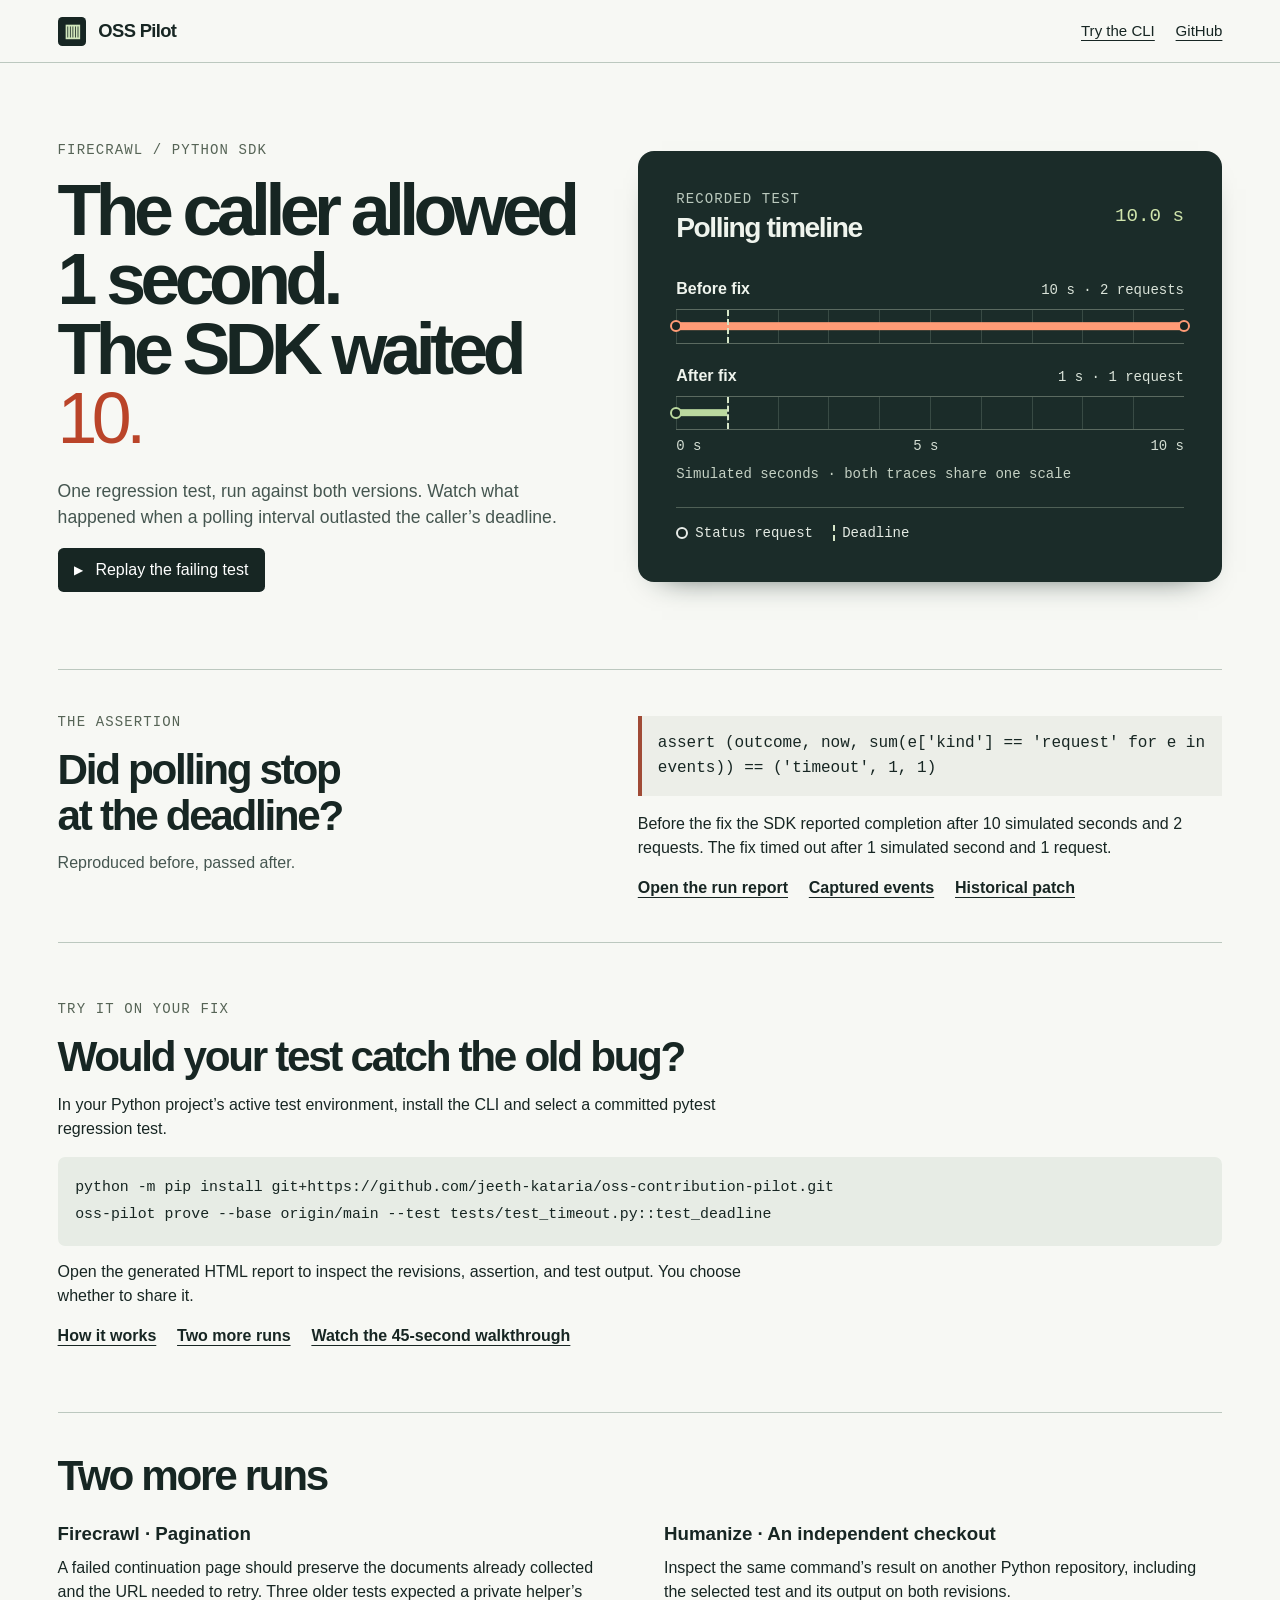
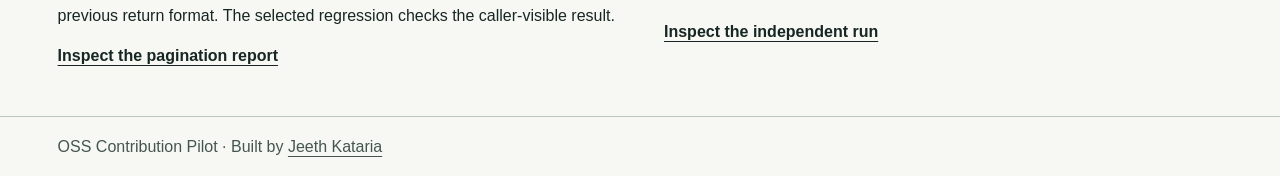
<file: docs/index.html>
<!doctype html>
<html lang="en">
<head>
<meta charset="utf-8"><meta name="viewport" content="width=device-width,initial-scale=1">
<title>OSS Pilot · The one-second deadline</title>
<meta name="description" content="Replay a real Firecrawl SDK bug and see the same regression test run on both sides of its fix.">
<meta name="theme-color" content="#f7f8f4"><link rel="icon" href="data:,"><link rel="stylesheet" href="style.css">
</head>
<body>
<header><div class="wrap navbar"><a class="brand" href="./"><span class="mark" aria-hidden="true">▥</span> OSS Pilot</a><nav><a href="#try">Try the CLI</a><a href="https://github.com/jeeth-kataria/oss-contribution-pilot">GitHub</a></nav></div></header>
<main class="wrap">
<section class="hero">
<div class="intro"><p class="eyebrow">Firecrawl / Python SDK</p><h1>The caller allowed <span id="deadline-title">1 second.</span><br>The SDK waited <em id="wait-title">10.</em></h1>
<p class="lead">One regression test, run against both versions. Watch what happened when a polling interval outlasted the caller’s deadline.</p>
<button class="primary" id="replay" disabled><span aria-hidden="true">▶</span> Replay the failing test</button></div>
<figure class="plot" aria-labelledby="plot-title"><figcaption><div><p class="micro">Recorded test</p><h2 id="plot-title">Polling timeline</h2></div><output id="clock" aria-label="Current simulated time">—</output></figcaption>
<div id="tracks" aria-label="Test run comparison"></div>
<div class="axis"><span>0 s</span><span id="axis-mid"></span><span id="axis-end"></span></div>
<p class="plotnote">Simulated seconds · both traces share one scale</p>
<div class="keys"><span><i class="point"></i>Status request</span><span><i class="rule"></i>Deadline</span></div>
</figure></section>
<section class="evidence" id="evidence"><div><p class="eyebrow">The assertion</p><h2>Did polling stop<br>at the deadline?</h2><p id="verdict" role="status">Loading the recorded test…</p></div>
<div class="evidence-body"><code id="assertion" class="assertion"></code><p id="explanation"></p><div class="links"><a id="report-link" href="deadline.html">Open the run report</a><a href="events.json">Captured events</a><a href="https://github.com/firecrawl/firecrawl/pull/5944/files">Historical patch</a></div></div></section>
<section id="try"><p class="eyebrow">Try it on your fix</p><h2>Would your test catch the old bug?</h2><p>In your Python project’s active test environment, install the CLI and select a committed pytest regression test.</p>
<pre><code>python -m pip install git+https://github.com/jeeth-kataria/oss-contribution-pilot.git
oss-pilot prove --base origin/main --test tests/test_timeout.py::test_deadline</code></pre>
<p>Open the generated HTML report to inspect the revisions, assertion, and test output. You choose whether to share it.</p>
<div class="links"><a href="https://github.com/jeeth-kataria/oss-contribution-pilot#readme">How it works</a><a href="#more">Two more runs</a><a href="walkthrough.mp4">Watch the 45-second walkthrough</a></div>
</section>
<section id="more"><h2>Two more runs</h2>
<div class="cases"><article><h3>Firecrawl · Pagination</h3><p>A failed continuation page should preserve the documents already collected and the URL needed to retry. Three older tests expected a private helper’s previous return format. The selected regression checks the caller-visible result.</p><a href="pagination.html">Inspect the pagination report</a></article>
<article><h3>Humanize · An independent checkout</h3><p>Inspect the same command’s result on another Python repository, including the selected test and its output on both revisions.</p><a href="independent.html">Inspect the independent run</a></article></div></section></main><footer><div class="wrap">OSS Contribution Pilot · Built by <a href="https://github.com/jeeth-kataria">Jeeth Kataria</a></div></footer>
<script defer src="replay.js"></script>
</body></html>
</file>
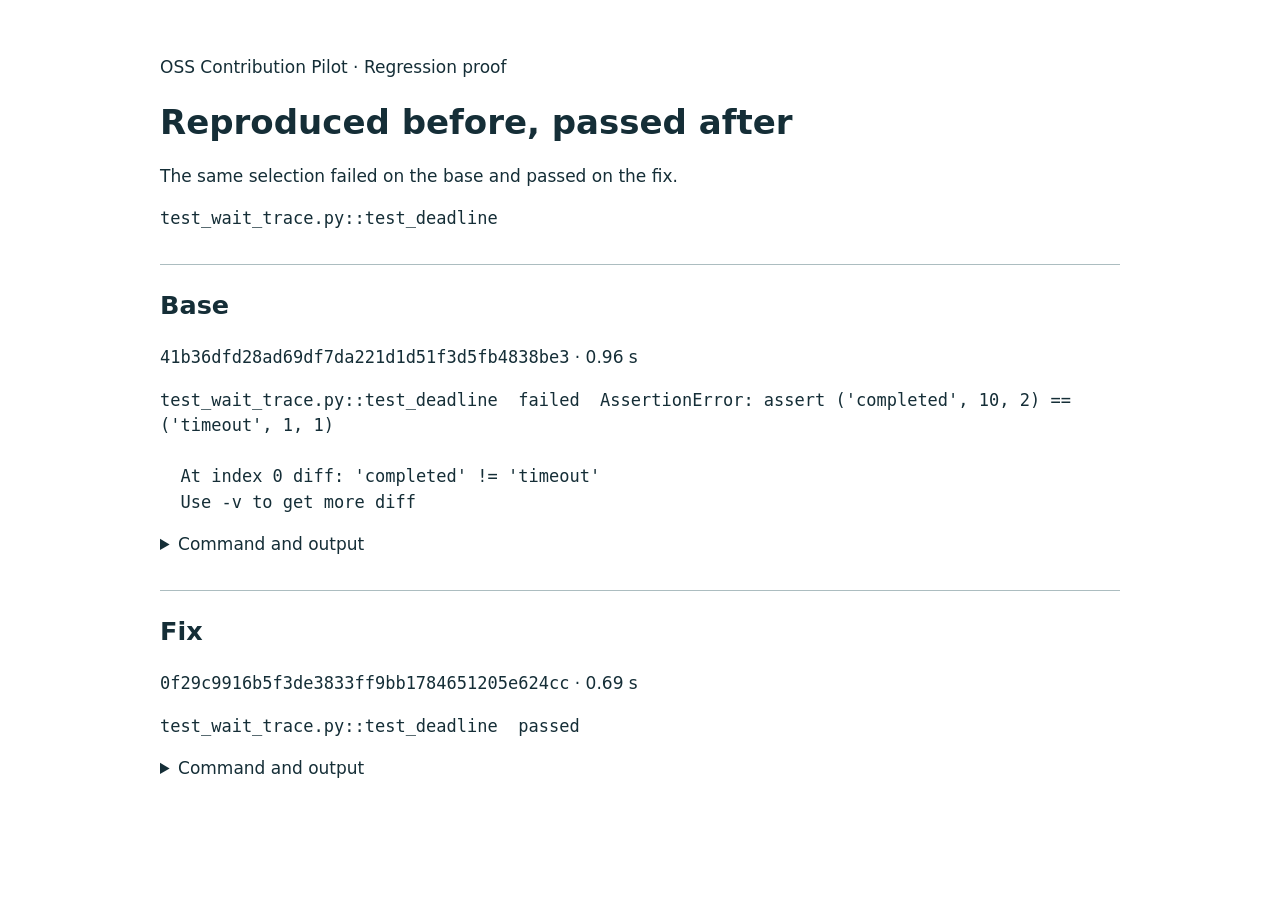
<file: docs/deadline.html>
<!doctype html><html lang="en"><meta charset="utf-8"><meta name="viewport" content="width=device-width,initial-scale=1"><title>Reproduced before, passed after</title><style>body{max-width:60rem;margin:auto;padding:3vw;font:17px/1.5 system-ui;color:#152e37}h1{line-height:1.1}section{border-top:1px solid #acbdc0;margin:2rem 0}pre,code{white-space:pre-wrap;overflow-wrap:anywhere}summary{cursor:pointer}</style><main><p>OSS Contribution Pilot · Regression proof</p><h1>Reproduced before, passed after</h1><p>The same selection failed on the base and passed on the fix.</p><code>test_wait_trace.py::test_deadline</code><section><h2>Base</h2><code>41b36dfd28ad69df7da221d1d51f3d5fb4838be3</code> · 0.96 s<pre>test_wait_trace.py::test_deadline  failed  AssertionError: assert (&#x27;completed&#x27;, 10, 2) == (&#x27;timeout&#x27;, 1, 1)
  
  At index 0 diff: &#x27;completed&#x27; != &#x27;timeout&#x27;
  Use -v to get more diff</pre><details><summary>Command and output</summary><pre>python -m pytest -raP -q -- test_wait_trace.py::test_deadline
&lt;local&gt;/lib/python3.12/site-packages/pytest_asyncio/plugin.py:306: PytestDeprecationWarning: The configuration option &quot;asyncio_default_fixture_loop_scope&quot; is unset.
The event loop scope for asynchronous fixtures will default to the fixture scope. Future versions of pytest-asyncio will default the loop scope for asynchronous fixtures to &quot;function&quot; scope. Set the default fixture loop scope explicitly in order to avoid unexpected behavior in the future. Valid fixture loop scopes are: &quot;function&quot;, &quot;class&quot;, &quot;module&quot;, &quot;package&quot;, &quot;session&quot;. Set it to &quot;fixture-scope&quot; to keep the current behavior.

  warnings.warn(PytestDeprecationWarning(_DEFAULT_FIXTURE_LOOP_SCOPE_UNSET))
F                                                                        [100%]
=================================== FAILURES ===================================
________________________________ test_deadline _________________________________

monkeypatch = &lt;_pytest.monkeypatch.MonkeyPatch object at 0x103f88b00&gt;

    def test_deadline(monkeypatch):
        events = []
        now = 0
    
        def sleep(duration):
            nonlocal now
            events.append(dict(kind=&quot;sleep&quot;, at=now, duration=duration))
            now += duration
    
        def get(*args, **kwargs):
            status = &quot;completed&quot; if events else &quot;scraping&quot;
            events.append(dict(kind=&quot;request&quot;, at=now))
            response = Mock(ok=True, status_code=200)
            response.json.return_value = dict(success=True, status=status, data=[], total=1,
                                              completed=int(status == &quot;completed&quot;), creditsUsed=0)
            return response
    
        client = Firecrawl(api_key=&quot;fc-test&quot;)
        monkeypatch.setattr(crawl, &quot;time&quot;, Mock(monotonic=lambda: now, sleep=sleep))
        monkeypatch.setattr(client._v2_client.http_client, &quot;get&quot;, get)
        try:
            client.wait_crawl(&quot;test-job&quot;, timeout=1, poll_interval=10, request_timeout=3)
            outcome = &quot;completed&quot;
        except CrawlJobTimeoutError:
            outcome = &quot;timeout&quot;
        events.append(dict(kind=outcome, at=now))
        print(&quot;POLL_TRACE&quot;, json.dumps(events))
&gt;       assert (outcome, now, sum(e[&quot;kind&quot;] == &quot;request&quot; for e in events)) == (&quot;timeout&quot;, 1, 1)
E       AssertionError: assert (&#x27;completed&#x27;, 10, 2) == (&#x27;timeout&#x27;, 1, 1)
E         
E         At index 0 diff: &#x27;completed&#x27; != &#x27;timeout&#x27;
E         Use -v to get more diff

test_wait_trace.py:37: AssertionError
----------------------------- Captured stdout call -----------------------------
POLL_TRACE [{&quot;kind&quot;: &quot;request&quot;, &quot;at&quot;: 0}, {&quot;kind&quot;: &quot;sleep&quot;, &quot;at&quot;: 0, &quot;duration&quot;: 10}, {&quot;kind&quot;: &quot;request&quot;, &quot;at&quot;: 10}, {&quot;kind&quot;: &quot;completed&quot;, &quot;at&quot;: 10}]
=========================== short test summary info ============================
FAILED test_wait_trace.py::test_deadline - AssertionError: assert (&#x27;completed...
1 failed in 0.56s
</pre></details></section><section><h2>Fix</h2><code>0f29c9916b5f3de3833ff9bb1784651205e624cc</code> · 0.69 s<pre>test_wait_trace.py::test_deadline  passed  </pre><details><summary>Command and output</summary><pre>python -m pytest -raP -q -- test_wait_trace.py::test_deadline
&lt;local&gt;/lib/python3.12/site-packages/pytest_asyncio/plugin.py:306: PytestDeprecationWarning: The configuration option &quot;asyncio_default_fixture_loop_scope&quot; is unset.
The event loop scope for asynchronous fixtures will default to the fixture scope. Future versions of pytest-asyncio will default the loop scope for asynchronous fixtures to &quot;function&quot; scope. Set the default fixture loop scope explicitly in order to avoid unexpected behavior in the future. Valid fixture loop scopes are: &quot;function&quot;, &quot;class&quot;, &quot;module&quot;, &quot;package&quot;, &quot;session&quot;. Set it to &quot;fixture-scope&quot; to keep the current behavior.

  warnings.warn(PytestDeprecationWarning(_DEFAULT_FIXTURE_LOOP_SCOPE_UNSET))
.                                                                        [100%]
==================================== PASSES ====================================
________________________________ test_deadline _________________________________
----------------------------- Captured stdout call -----------------------------
POLL_TRACE [{&quot;kind&quot;: &quot;request&quot;, &quot;at&quot;: 0}, {&quot;kind&quot;: &quot;sleep&quot;, &quot;at&quot;: 0, &quot;duration&quot;: 1}, {&quot;kind&quot;: &quot;timeout&quot;, &quot;at&quot;: 1}]
1 passed in 0.41s
</pre></details></section></main></html>
</file>
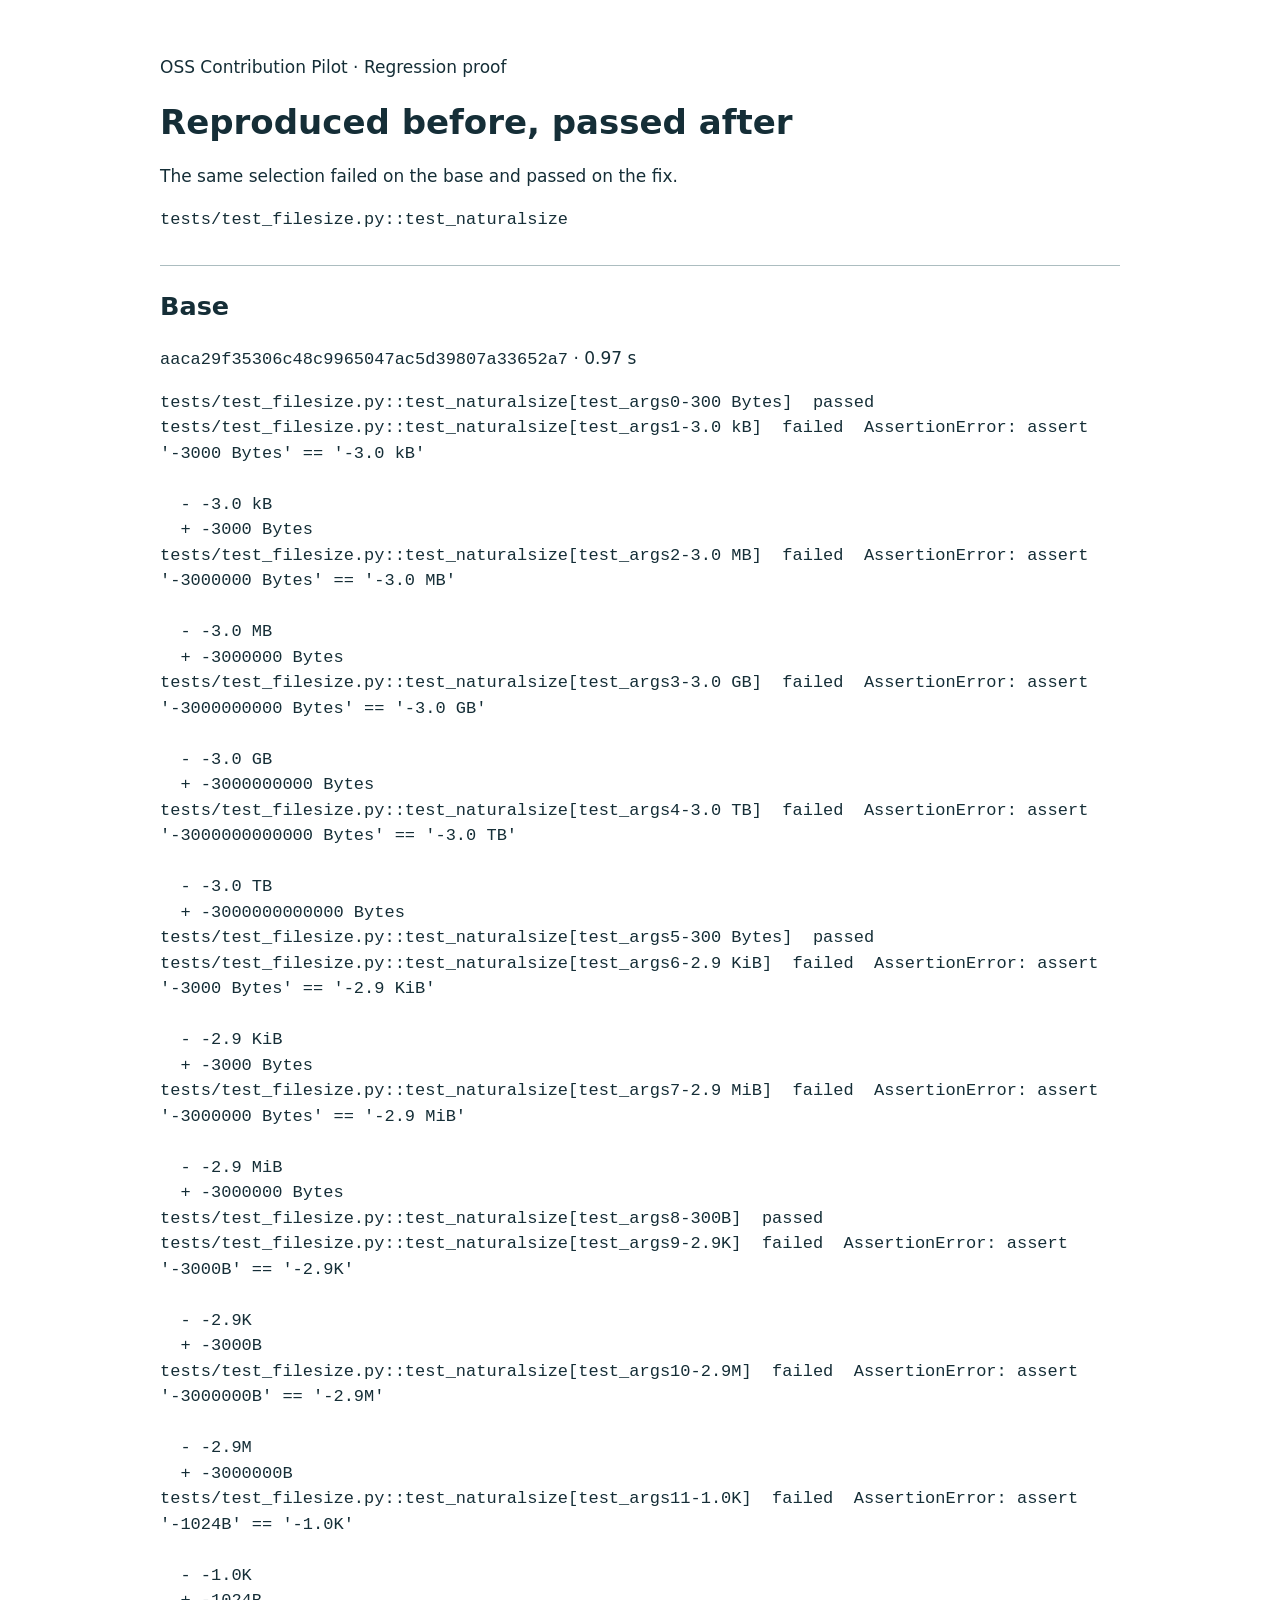
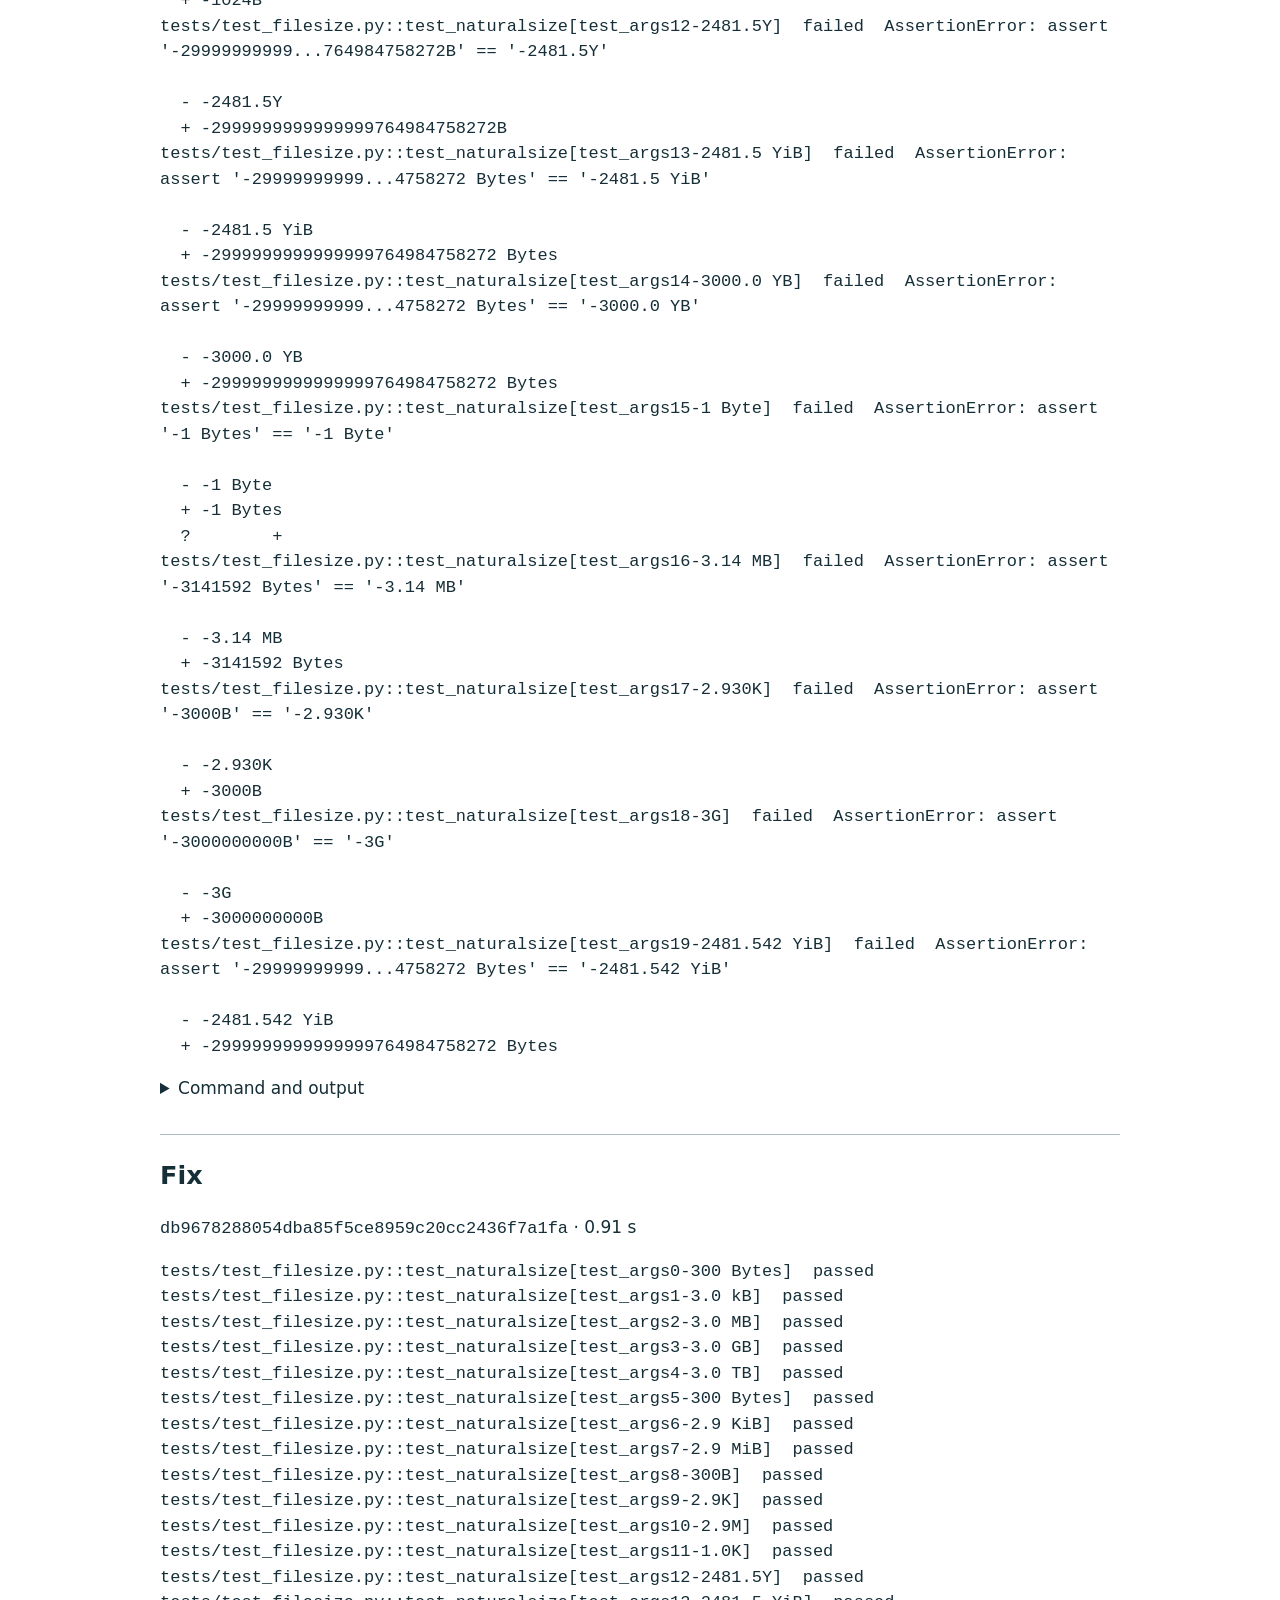
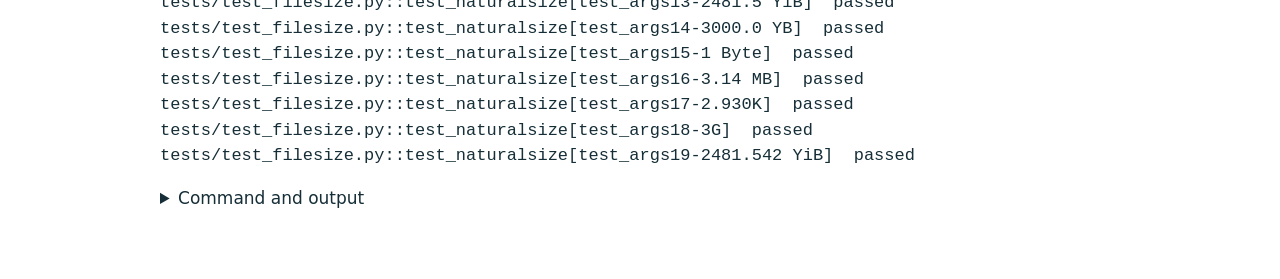
<file: docs/independent.html>
<!doctype html><html lang="en"><meta charset="utf-8"><meta name="viewport" content="width=device-width,initial-scale=1"><title>Reproduced before, passed after</title><style>body{max-width:60rem;margin:auto;padding:3vw;font:17px/1.5 system-ui;color:#152e37}h1{line-height:1.1}section{border-top:1px solid #acbdc0;margin:2rem 0}pre,code{white-space:pre-wrap;overflow-wrap:anywhere}summary{cursor:pointer}</style><main><p>OSS Contribution Pilot · Regression proof</p><h1>Reproduced before, passed after</h1><p>The same selection failed on the base and passed on the fix.</p><code>tests/test_filesize.py::test_naturalsize</code><section><h2>Base</h2><code>aaca29f35306c48c9965047ac5d39807a33652a7</code> · 0.97 s<pre>tests/test_filesize.py::test_naturalsize[test_args0-300 Bytes]  passed  
tests/test_filesize.py::test_naturalsize[test_args1-3.0 kB]  failed  AssertionError: assert &#x27;-3000 Bytes&#x27; == &#x27;-3.0 kB&#x27;
  
  - -3.0 kB
  + -3000 Bytes
tests/test_filesize.py::test_naturalsize[test_args2-3.0 MB]  failed  AssertionError: assert &#x27;-3000000 Bytes&#x27; == &#x27;-3.0 MB&#x27;
  
  - -3.0 MB
  + -3000000 Bytes
tests/test_filesize.py::test_naturalsize[test_args3-3.0 GB]  failed  AssertionError: assert &#x27;-3000000000 Bytes&#x27; == &#x27;-3.0 GB&#x27;
  
  - -3.0 GB
  + -3000000000 Bytes
tests/test_filesize.py::test_naturalsize[test_args4-3.0 TB]  failed  AssertionError: assert &#x27;-3000000000000 Bytes&#x27; == &#x27;-3.0 TB&#x27;
  
  - -3.0 TB
  + -3000000000000 Bytes
tests/test_filesize.py::test_naturalsize[test_args5-300 Bytes]  passed  
tests/test_filesize.py::test_naturalsize[test_args6-2.9 KiB]  failed  AssertionError: assert &#x27;-3000 Bytes&#x27; == &#x27;-2.9 KiB&#x27;
  
  - -2.9 KiB
  + -3000 Bytes
tests/test_filesize.py::test_naturalsize[test_args7-2.9 MiB]  failed  AssertionError: assert &#x27;-3000000 Bytes&#x27; == &#x27;-2.9 MiB&#x27;
  
  - -2.9 MiB
  + -3000000 Bytes
tests/test_filesize.py::test_naturalsize[test_args8-300B]  passed  
tests/test_filesize.py::test_naturalsize[test_args9-2.9K]  failed  AssertionError: assert &#x27;-3000B&#x27; == &#x27;-2.9K&#x27;
  
  - -2.9K
  + -3000B
tests/test_filesize.py::test_naturalsize[test_args10-2.9M]  failed  AssertionError: assert &#x27;-3000000B&#x27; == &#x27;-2.9M&#x27;
  
  - -2.9M
  + -3000000B
tests/test_filesize.py::test_naturalsize[test_args11-1.0K]  failed  AssertionError: assert &#x27;-1024B&#x27; == &#x27;-1.0K&#x27;
  
  - -1.0K
  + -1024B
tests/test_filesize.py::test_naturalsize[test_args12-2481.5Y]  failed  AssertionError: assert &#x27;-29999999999...764984758272B&#x27; == &#x27;-2481.5Y&#x27;
  
  - -2481.5Y
  + -2999999999999999764984758272B
tests/test_filesize.py::test_naturalsize[test_args13-2481.5 YiB]  failed  AssertionError: assert &#x27;-29999999999...4758272 Bytes&#x27; == &#x27;-2481.5 YiB&#x27;
  
  - -2481.5 YiB
  + -2999999999999999764984758272 Bytes
tests/test_filesize.py::test_naturalsize[test_args14-3000.0 YB]  failed  AssertionError: assert &#x27;-29999999999...4758272 Bytes&#x27; == &#x27;-3000.0 YB&#x27;
  
  - -3000.0 YB
  + -2999999999999999764984758272 Bytes
tests/test_filesize.py::test_naturalsize[test_args15-1 Byte]  failed  AssertionError: assert &#x27;-1 Bytes&#x27; == &#x27;-1 Byte&#x27;
  
  - -1 Byte
  + -1 Bytes
  ?        +
tests/test_filesize.py::test_naturalsize[test_args16-3.14 MB]  failed  AssertionError: assert &#x27;-3141592 Bytes&#x27; == &#x27;-3.14 MB&#x27;
  
  - -3.14 MB
  + -3141592 Bytes
tests/test_filesize.py::test_naturalsize[test_args17-2.930K]  failed  AssertionError: assert &#x27;-3000B&#x27; == &#x27;-2.930K&#x27;
  
  - -2.930K
  + -3000B
tests/test_filesize.py::test_naturalsize[test_args18-3G]  failed  AssertionError: assert &#x27;-3000000000B&#x27; == &#x27;-3G&#x27;
  
  - -3G
  + -3000000000B
tests/test_filesize.py::test_naturalsize[test_args19-2481.542 YiB]  failed  AssertionError: assert &#x27;-29999999999...4758272 Bytes&#x27; == &#x27;-2481.542 YiB&#x27;
  
  - -2481.542 YiB
  + -2999999999999999764984758272 Bytes</pre><details><summary>Command and output</summary><pre>python -m pytest -raP -q -- tests/test_filesize.py::test_naturalsize
.FFFF.FF.FFFFFFFFFFF                                                     [100%]
=================================== FAILURES ===================================
_____________________ test_naturalsize[test_args1-3.0 kB] ______________________

test_args = [-3000], expected = &#x27;3.0 kB&#x27;

    @pytest.mark.parametrize(
        &quot;test_args, expected&quot;,
        [
            ([300], &quot;300 Bytes&quot;),
            ([3000], &quot;3.0 kB&quot;),
            ([3000000], &quot;3.0 MB&quot;),
            ([3000000000], &quot;3.0 GB&quot;),
            ([3000000000000], &quot;3.0 TB&quot;),
            ([300, True], &quot;300 Bytes&quot;),
            ([3000, True], &quot;2.9 KiB&quot;),
            ([3000000, True], &quot;2.9 MiB&quot;),
            ([300, False, True], &quot;300B&quot;),
            ([3000, False, True], &quot;2.9K&quot;),
            ([3000000, False, True], &quot;2.9M&quot;),
            ([1024, False, True], &quot;1.0K&quot;),
            ([10 ** 26 * 30, False, True], &quot;2481.5Y&quot;),
            ([10 ** 26 * 30, True], &quot;2481.5 YiB&quot;),
            ([10 ** 26 * 30], &quot;3000.0 YB&quot;),
            ([1, False, False], &quot;1 Byte&quot;),
            ([3141592, False, False, &quot;%.2f&quot;], &quot;3.14 MB&quot;),
            ([3000, False, True, &quot;%.3f&quot;], &quot;2.930K&quot;),
            ([3000000000, False, True, &quot;%.0f&quot;], &quot;3G&quot;),
            ([10 ** 26 * 30, True, False, &quot;%.3f&quot;], &quot;2481.542 YiB&quot;),
        ],
    )
    def test_naturalsize(test_args, expected):
        assert humanize.naturalsize(*test_args) == expected
    
        args_with_negative = test_args
        args_with_negative[0] *= -1
&gt;       assert humanize.naturalsize(*args_with_negative) == &quot;-&quot; + expected
E       AssertionError: assert &#x27;-3000 Bytes&#x27; == &#x27;-3.0 kB&#x27;
E         
E         - -3.0 kB
E         + -3000 Bytes

tests/test_filesize.py:39: AssertionError
_____________________ test_naturalsize[test_args2-3.0 MB] ______________________

test_args = [-3000000], expected = &#x27;3.0 MB&#x27;

    @pytest.mark.parametrize(
        &quot;test_args, expected&quot;,
        [
            ([300], &quot;300 Bytes&quot;),
            ([3000], &quot;3.0 kB&quot;),
            ([3000000], &quot;3.0 MB&quot;),
            ([3000000000], &quot;3.0 GB&quot;),
            ([3000000000000], &quot;3.0 TB&quot;),
            ([300, True], &quot;300 Bytes&quot;),
            ([3000, True], &quot;2.9 KiB&quot;),
            ([3000000, True], &quot;2.9 MiB&quot;),
            ([300, False, True], &quot;300B&quot;),
            ([3000, False, True], &quot;2.9K&quot;),
            ([3000000, False, True], &quot;2.9M&quot;),
            ([1024, False, True], &quot;1.0K&quot;),
            ([10 ** 26 * 30, False, True], &quot;2481.5Y&quot;),
            ([10 ** 26 * 30, True], &quot;2481.5 YiB&quot;),
            ([10 ** 26 * 30], &quot;3000.0 YB&quot;),
            ([1, False, False], &quot;1 Byte&quot;),
            ([3141592, False, False, &quot;%.2f&quot;], &quot;3.14 MB&quot;),
            ([3000, False, True, &quot;%.3f&quot;], &quot;2.930K&quot;),
            ([3000000000, False, True, &quot;%.0f&quot;], &quot;3G&quot;),
            ([10 ** 26 * 30, True, False, &quot;%.3f&quot;], &quot;2481.542 YiB&quot;),
        ],
    )
    def test_naturalsize(test_args, expected):
        assert humanize.naturalsize(*test_args) == expected
    
        args_with_negative = test_args
        args_with_negative[0] *= -1
&gt;       assert humanize.naturalsize(*args_with_negative) == &quot;-&quot; + expected
E       AssertionError: assert &#x27;-3000000 Bytes&#x27; == &#x27;-3.0 MB&#x27;
E         
E         - -3.0 MB
E         + -3000000 Bytes

tests/test_filesize.py:39: AssertionError
_____________________ test_naturalsize[test_args3-3.0 GB] ______________________

test_args = [-3000000000], expected = &#x27;3.0 GB&#x27;

    @pytest.mark.parametrize(
        &quot;test_args, expected&quot;,
        [
            ([300], &quot;300 Bytes&quot;),
            ([3000], &quot;3.0 kB&quot;),
            ([3000000], &quot;3.0 MB&quot;),
            ([3000000000], &quot;3.0 GB&quot;),
            ([3000000000000], &quot;3.0 TB&quot;),
            ([300, True], &quot;300 Bytes&quot;),
            ([3000, True], &quot;2.9 KiB&quot;),
            ([3000000, True], &quot;2.9 MiB&quot;),
            ([300, False, True], &quot;300B&quot;),
            ([3000, False, True], &quot;2.9K&quot;),
            ([3000000, False, True], &quot;2.9M&quot;),
            ([1024, False, True], &quot;1.0K&quot;),
            ([10 ** 26 * 30, False, True], &quot;2481.5Y&quot;),
            ([10 ** 26 * 30, True], &quot;2481.5 YiB&quot;),
            ([10 ** 26 * 30], &quot;3000.0 YB&quot;),
            ([1, False, False], &quot;1 Byte&quot;),
            ([3141592, False, False, &quot;%.2f&quot;], &quot;3.14 MB&quot;),
            ([3000, False, True, &quot;%.3f&quot;], &quot;2.930K&quot;),
            ([3000000000, False, True, &quot;%.0f&quot;], &quot;3G&quot;),
            ([10 ** 26 * 30, True, False, &quot;%.3f&quot;], &quot;2481.542 YiB&quot;),
        ],
    )
    def test_naturalsize(test_args, expected):
        assert humanize.naturalsize(*test_args) == expected
    
        args_with_negative = test_args
        args_with_negative[0] *= -1
&gt;       assert humanize.naturalsize(*args_with_negative) == &quot;-&quot; + expected
E       AssertionError: assert &#x27;-3000000000 Bytes&#x27; == &#x27;-3.0 GB&#x27;
E         
E         - -3.0 GB
E         + -3000000000 Bytes

tests/test_filesize.py:39: AssertionError
_____________________ test_naturalsize[test_args4-3.0 TB] ______________________

test_args = [-3000000000000], expected = &#x27;3.0 TB&#x27;

    @pytest.mark.parametrize(
        &quot;test_args, expected&quot;,
        [
            ([300], &quot;300 Bytes&quot;),
            ([3000], &quot;3.0 kB&quot;),
            ([3000000], &quot;3.0 MB&quot;),
            ([3000000000], &quot;3.0 GB&quot;),
            ([3000000000000], &quot;3.0 TB&quot;),
            ([300, True], &quot;300 Bytes&quot;),
            ([3000, True], &quot;2.9 KiB&quot;),
            ([3000000, True], &quot;2.9 MiB&quot;),
            ([300, False, True], &quot;300B&quot;),
            ([3000, False, True], &quot;2.9K&quot;),
            ([3000000, False, True], &quot;2.9M&quot;),
            ([1024, False, True], &quot;1.0K&quot;),
            ([10 ** 26 * 30, False, True], &quot;2481.5Y&quot;),
            ([10 ** 26 * 30, True], &quot;2481.5 YiB&quot;),
            ([10 ** 26 * 30], &quot;3000.0 YB&quot;),
            ([1, False, False], &quot;1 Byte&quot;),
            ([3141592, False, False, &quot;%.2f&quot;], &quot;3.14 MB&quot;),
            ([3000, False, True, &quot;%.3f&quot;], &quot;2.930K&quot;),
            ([3000000000, False, True, &quot;%.0f&quot;], &quot;3G&quot;),
            ([10 ** 26 * 30, True, False, &quot;%.3f&quot;], &quot;2481.542 YiB&quot;),
        ],
    )
    def test_naturalsize(test_args, expected):
        assert humanize.naturalsize(*test_args) == expected
    
        args_with_negative = test_args
        args_with_negative[0] *= -1
&gt;       assert humanize.naturalsize(*args_with_negative) == &quot;-&quot; + expected
E       AssertionError: assert &#x27;-3000000000000 Bytes&#x27; == &#x27;-3.0 TB&#x27;
E         
E         - -3.0 TB
E         + -3000000000000 Bytes

tests/test_filesize.py:39: AssertionError
_____________________ test_naturalsize[test_args6-2.9 KiB] _____________________

test_args = [-3000, True], expected = &#x27;2.9 KiB&#x27;

    @pytest.mark.parametrize(
        &quot;test_args, expected&quot;,
        [
            ([300], &quot;300 Bytes&quot;),
            ([3000], &quot;3.0 kB&quot;),
            ([3000000], &quot;3.0 MB&quot;),
            ([3000000000], &quot;3.0 GB&quot;),
            ([3000000000000], &quot;3.0 TB&quot;),
            ([300, True], &quot;300 Bytes&quot;),
            ([3000, True], &quot;2.9 KiB&quot;),
            ([3000000, True], &quot;2.9 MiB&quot;),
            ([300, False, True], &quot;300B&quot;),
            ([3000, False, True], &quot;2.9K&quot;),
            ([3000000, False, True], &quot;2.9M&quot;),
            ([1024, False, True], &quot;1.0K&quot;),
            ([10 ** 26 * 30, False, True], &quot;2481.5Y&quot;),
            ([10 ** 26 * 30, True], &quot;2481.5 YiB&quot;),
            ([10 ** 26 * 30], &quot;3000.0 YB&quot;),
            ([1, False, False], &quot;1 Byte&quot;),
            ([3141592, False, False, &quot;%.2f&quot;], &quot;3.14 MB&quot;),
            ([3000, False, True, &quot;%.3f&quot;], &quot;2.930K&quot;),
            ([3000000000, False, True, &quot;%.0f&quot;], &quot;3G&quot;),
            ([10 ** 26 * 30, True, False, &quot;%.3f&quot;], &quot;2481.542 YiB&quot;),
        ],
    )
    def test_naturalsize(test_args, expected):
        assert humanize.naturalsize(*test_args) == expected
    
        args_with_negative = test_args
        args_with_negative[0] *= -1
&gt;       assert humanize.naturalsize(*args_with_negative) == &quot;-&quot; + expected
E       AssertionError: assert &#x27;-3000 Bytes&#x27; == &#x27;-2.9 KiB&#x27;
E         
E         - -2.9 KiB
E         + -3000 Bytes

tests/test_filesize.py:39: AssertionError
_____________________ test_naturalsize[test_args7-2.9 MiB] _____________________

test_args = [-3000000, True], expected = &#x27;2.9 MiB&#x27;

    @pytest.mark.parametrize(
        &quot;test_args, expected&quot;,
        [
            ([300], &quot;300 Bytes&quot;),
            ([3000], &quot;3.0 kB&quot;),
            ([3000000], &quot;3.0 MB&quot;),
            ([3000000000], &quot;3.0 GB&quot;),
            ([3000000000000], &quot;3.0 TB&quot;),
            ([300, True], &quot;300 Bytes&quot;),
            ([3000, True], &quot;2.9 KiB&quot;),
            ([3000000, True], &quot;2.9 MiB&quot;),
            ([300, False, True], &quot;300B&quot;),
            ([3000, False, True], &quot;2.9K&quot;),
            ([3000000, False, True], &quot;2.9M&quot;),
            ([1024, False, True], &quot;1.0K&quot;),
            ([10 ** 26 * 30, False, True], &quot;2481.5Y&quot;),
            ([10 ** 26 * 30, True], &quot;2481.5 YiB&quot;),
            ([10 ** 26 * 30], &quot;3000.0 YB&quot;),
            ([1, False, False], &quot;1 Byte&quot;),
            ([3141592, False, False, &quot;%.2f&quot;], &quot;3.14 MB&quot;),
            ([3000, False, True, &quot;%.3f&quot;], &quot;2.930K&quot;),
            ([3000000000, False, True, &quot;%.0f&quot;], &quot;3G&quot;),
            ([10 ** 26 * 30, True, False, &quot;%.3f&quot;], &quot;2481.542 YiB&quot;),
        ],
    )
    def test_naturalsize(test_args, expected):
        assert humanize.naturalsize(*test_args) == expected
    
        args_with_negative = test_args
        args_with_negative[0] *= -1
&gt;       assert humanize.naturalsize(*args_with_negative) == &quot;-&quot; + expected
E       AssertionError: assert &#x27;-3000000 Bytes&#x27; == &#x27;-2.9 MiB&#x27;
E         
E         - -2.9 MiB
E         + -3000000 Bytes

tests/test_filesize.py:39: AssertionError
______________________ test_naturalsize[test_args9-2.9K] _______________________

test_args = [-3000, False, True], expected = &#x27;2.9K&#x27;

    @pytest.mark.parametrize(
        &quot;test_args, expected&quot;,
        [
            ([300], &quot;300 Bytes&quot;),
            ([3000], &quot;3.0 kB&quot;),
            ([3000000], &quot;3.0 MB&quot;),
            ([3000000000], &quot;3.0 GB&quot;),
            ([3000000000000], &quot;3.0 TB&quot;),
            ([300, True], &quot;300 Bytes&quot;),
            ([3000, True], &quot;2.9 KiB&quot;),
            ([3000000, True], &quot;2.9 MiB&quot;),
            ([300, False, True], &quot;300B&quot;),
            ([3000, False, True], &quot;2.9K&quot;),
            ([3000000, False, True], &quot;2.9M&quot;),
            ([1024, False, True], &quot;1.0K&quot;),
            ([10 ** 26 * 30, False, True], &quot;2481.5Y&quot;),
            ([10 ** 26 * 30, True], &quot;2481.5 YiB&quot;),
            ([10 ** 26 * 30], &quot;3000.0 YB&quot;),
            ([1, False, False], &quot;1 Byte&quot;),
            ([3141592, False, False, &quot;%.2f&quot;], &quot;3.14 MB&quot;),
            ([3000, False, True, &quot;%.3f&quot;], &quot;2.930K&quot;),
            ([3000000000, False, True, &quot;%.0f&quot;], &quot;3G&quot;),
            ([10 ** 26 * 30, True, False, &quot;%.3f&quot;], &quot;2481.542 YiB&quot;),
        ],
    )
    def test_naturalsize(test_args, expected):
        assert humanize.naturalsize(*test_args) == expected
    
        args_with_negative = test_args
        args_with_negative[0] *= -1
&gt;       assert humanize.naturalsize(*args_with_negative) == &quot;-&quot; + expected
E       AssertionError: assert &#x27;-3000B&#x27; == &#x27;-2.9K&#x27;
E         
E         - -2.9K
E         + -3000B

tests/test_filesize.py:39: AssertionError
______________________ test_naturalsize[test_args10-2.9M] ______________________

test_args = [-3000000, False, True], expected = &#x27;2.9M&#x27;

    @pytest.mark.parametrize(
        &quot;test_args, expected&quot;,
        [
            ([300], &quot;300 Bytes&quot;),
            ([3000], &quot;3.0 kB&quot;),
            ([3000000], &quot;3.0 MB&quot;),
            ([3000000000], &quot;3.0 GB&quot;),
            ([3000000000000], &quot;3.0 TB&quot;),
            ([300, True], &quot;300 Bytes&quot;),
            ([3000, True], &quot;2.9 KiB&quot;),
            ([3000000, True], &quot;2.9 MiB&quot;),
            ([300, False, True], &quot;300B&quot;),
            ([3000, False, True], &quot;2.9K&quot;),
            ([3000000, False, True], &quot;2.9M&quot;),
            ([1024, False, True], &quot;1.0K&quot;),
            ([10 ** 26 * 30, False, True], &quot;2481.5Y&quot;),
            ([10 ** 26 * 30, True], &quot;2481.5 YiB&quot;),
            ([10 ** 26 * 30], &quot;3000.0 YB&quot;),
            ([1, False, False], &quot;1 Byte&quot;),
            ([3141592, False, False, &quot;%.2f&quot;], &quot;3.14 MB&quot;),
            ([3000, False, True, &quot;%.3f&quot;], &quot;2.930K&quot;),
            ([3000000000, False, True, &quot;%.0f&quot;], &quot;3G&quot;),
            ([10 ** 26 * 30, True, False, &quot;%.3f&quot;], &quot;2481.542 YiB&quot;),
        ],
    )
    def test_naturalsize(test_args, expected):
        assert humanize.naturalsize(*test_args) == expected
    
        args_with_negative = test_args
        args_with_negative[0] *= -1
&gt;       assert humanize.naturalsize(*args_with_negative) == &quot;-&quot; + expected
E       AssertionError: assert &#x27;-3000000B&#x27; == &#x27;-2.9M&#x27;
E         
E         - -2.9M
E         + -3000000B

tests/test_filesize.py:39: AssertionError
______________________ test_naturalsize[test_args11-1.0K] ______________________

test_args = [-1024, False, True], expected = &#x27;1.0K&#x27;

    @pytest.mark.parametrize(
        &quot;test_args, expected&quot;,
        [
            ([300], &quot;300 Bytes&quot;),
            ([3000], &quot;3.0 kB&quot;),
            ([3000000], &quot;3.0 MB&quot;),
            ([3000000000], &quot;3.0 GB&quot;),
            ([3000000000000], &quot;3.0 TB&quot;),
            ([300, True], &quot;300 Bytes&quot;),
            ([3000, True], &quot;2.9 KiB&quot;),
            ([3000000, True], &quot;2.9 MiB&quot;),
            ([300, False, True], &quot;300B&quot;),
            ([3000, False, True], &quot;2.9K&quot;),
            ([3000000, False, True], &quot;2.9M&quot;),
            ([1024, False, True], &quot;1.0K&quot;),
            ([10 ** 26 * 30, False, True], &quot;2481.5Y&quot;),
            ([10 ** 26 * 30, True], &quot;2481.5 YiB&quot;),
            ([10 ** 26 * 30], &quot;3000.0 YB&quot;),
            ([1, False, False], &quot;1 Byte&quot;),
            ([3141592, False, False, &quot;%.2f&quot;], &quot;3.14 MB&quot;),
            ([3000, False, True, &quot;%.3f&quot;], &quot;2.930K&quot;),
            ([3000000000, False, True, &quot;%.0f&quot;], &quot;3G&quot;),
            ([10 ** 26 * 30, True, False, &quot;%.3f&quot;], &quot;2481.542 YiB&quot;),
        ],
    )
    def test_naturalsize(test_args, expected):
        assert humanize.naturalsize(*test_args) == expected
    
        args_with_negative = test_args
        args_with_negative[0] *= -1
&gt;       assert humanize.naturalsize(*args_with_negative) == &quot;-&quot; + expected
E       AssertionError: assert &#x27;-1024B&#x27; == &#x27;-1.0K&#x27;
E         
E         - -1.0K
E         + -1024B

tests/test_filesize.py:39: AssertionError
____________________ test_naturalsize[test_args12-2481.5Y] _____________________

test_args = [-3000000000000000000000000000, False, True], expected = &#x27;2481.5Y&#x27;

    @pytest.mark.parametrize(
        &quot;test_args, expected&quot;,
        [
            ([300], &quot;300 Bytes&quot;),
            ([3000], &quot;3.0 kB&quot;),
            ([3000000], &quot;3.0 MB&quot;),
            ([3000000000], &quot;3.0 GB&quot;),
            ([3000000000000], &quot;3.0 TB&quot;),
            ([300, True], &quot;300 Bytes&quot;),
            ([3000, True], &quot;2.9 KiB&quot;),
            ([3000000, True], &quot;2.9 MiB&quot;),
            ([300, False, True], &quot;300B&quot;),
            ([3000, False, True], &quot;2.9K&quot;),
            ([3000000, False, True], &quot;2.9M&quot;),
            ([1024, False, True], &quot;1.0K&quot;),
            ([10 ** 26 * 30, False, True], &quot;2481.5Y&quot;),
            ([10 ** 26 * 30, True], &quot;2481.5 YiB&quot;),
            ([10 ** 26 * 30], &quot;3000.0 YB&quot;),
            ([1, False, False], &quot;1 Byte&quot;),
            ([3141592, False, False, &quot;%.2f&quot;], &quot;3.14 MB&quot;),
            ([3000, False, True, &quot;%.3f&quot;], &quot;2.930K&quot;),
            ([3000000000, False, True, &quot;%.0f&quot;], &quot;3G&quot;),
            ([10 ** 26 * 30, True, False, &quot;%.3f&quot;], &quot;2481.542 YiB&quot;),
        ],
    )
    def test_naturalsize(test_args, expected):
        assert humanize.naturalsize(*test_args) == expected
    
        args_with_negative = test_args
        args_with_negative[0] *= -1
&gt;       assert humanize.naturalsize(*args_with_negative) == &quot;-&quot; + expected
E       AssertionError: assert &#x27;-29999999999...764984758272B&#x27; == &#x27;-2481.5Y&#x27;
E         
E         - -2481.5Y
E         + -2999999999999999764984758272B

tests/test_filesize.py:39: AssertionError
___________________ test_naturalsize[test_args13-2481.5 YiB] ___________________

test_args = [-3000000000000000000000000000, True], expected = &#x27;2481.5 YiB&#x27;

    @pytest.mark.parametrize(
        &quot;test_args, expected&quot;,
        [
            ([300], &quot;300 Bytes&quot;),
            ([3000], &quot;3.0 kB&quot;),
            ([3000000], &quot;3.0 MB&quot;),
            ([3000000000], &quot;3.0 GB&quot;),
            ([3000000000000], &quot;3.0 TB&quot;),
            ([300, True], &quot;300 Bytes&quot;),
            ([3000, True], &quot;2.9 KiB&quot;),
            ([3000000, True], &quot;2.9 MiB&quot;),
            ([300, False, True], &quot;300B&quot;),
            ([3000, False, True], &quot;2.9K&quot;),
            ([3000000, False, True], &quot;2.9M&quot;),
            ([1024, False, True], &quot;1.0K&quot;),
            ([10 ** 26 * 30, False, True], &quot;2481.5Y&quot;),
            ([10 ** 26 * 30, True], &quot;2481.5 YiB&quot;),
            ([10 ** 26 * 30], &quot;3000.0 YB&quot;),
            ([1, False, False], &quot;1 Byte&quot;),
            ([3141592, False, False, &quot;%.2f&quot;], &quot;3.14 MB&quot;),
            ([3000, False, True, &quot;%.3f&quot;], &quot;2.930K&quot;),
            ([3000000000, False, True, &quot;%.0f&quot;], &quot;3G&quot;),
            ([10 ** 26 * 30, True, False, &quot;%.3f&quot;], &quot;2481.542 YiB&quot;),
        ],
    )
    def test_naturalsize(test_args, expected):
        assert humanize.naturalsize(*test_args) == expected
    
        args_with_negative = test_args
        args_with_negative[0] *= -1
&gt;       assert humanize.naturalsize(*args_with_negative) == &quot;-&quot; + expected
E       AssertionError: assert &#x27;-29999999999...4758272 Bytes&#x27; == &#x27;-2481.5 YiB&#x27;
E         
E         - -2481.5 YiB
E         + -2999999999999999764984758272 Bytes

tests/test_filesize.py:39: AssertionError
___________________ test_naturalsize[test_args14-3000.0 YB] ____________________

test_args = [-3000000000000000000000000000], expected = &#x27;3000.0 YB&#x27;

    @pytest.mark.parametrize(
        &quot;test_args, expected&quot;,
        [
            ([300], &quot;300 Bytes&quot;),
            ([3000], &quot;3.0 kB&quot;),
            ([3000000], &quot;3.0 MB&quot;),
            ([3000000000], &quot;3.0 GB&quot;),
            ([3000000000000], &quot;3.0 TB&quot;),
            ([300, True], &quot;300 Bytes&quot;),
            ([3000, True], &quot;2.9 KiB&quot;),
            ([3000000, True], &quot;2.9 MiB&quot;),
            ([300, False, True], &quot;300B&quot;),
            ([3000, False, True], &quot;2.9K&quot;),
            ([3000000, False, True], &quot;2.9M&quot;),
            ([1024, False, True], &quot;1.0K&quot;),
            ([10 ** 26 * 30, False, True], &quot;2481.5Y&quot;),
            ([10 ** 26 * 30, True], &quot;2481.5 YiB&quot;),
            ([10 ** 26 * 30], &quot;3000.0 YB&quot;),
            ([1, False, False], &quot;1 Byte&quot;),
            ([3141592, False, False, &quot;%.2f&quot;], &quot;3.14 MB&quot;),
            ([3000, False, True, &quot;%.3f&quot;], &quot;2.930K&quot;),
            ([3000000000, False, True, &quot;%.0f&quot;], &quot;3G&quot;),
            ([10 ** 26 * 30, True, False, &quot;%.3f&quot;], &quot;2481.542 YiB&quot;),
        ],
    )
    def test_naturalsize(test_args, expected):
        assert humanize.naturalsize(*test_args) == expected
    
        args_with_negative = test_args
        args_with_negative[0] *= -1
&gt;       assert humanize.naturalsize(*args_with_negative) == &quot;-&quot; + expected
E       AssertionError: assert &#x27;-29999999999...4758272 Bytes&#x27; == &#x27;-3000.0 YB&#x27;
E         
E         - -3000.0 YB
E         + -2999999999999999764984758272 Bytes

tests/test_filesize.py:39: AssertionError
_____________________ test_naturalsize[test_args15-1 Byte] _____________________

test_args = [-1, False, False], expected = &#x27;1 Byte&#x27;

    @pytest.mark.parametrize(
        &quot;test_args, expected&quot;,
        [
            ([300], &quot;300 Bytes&quot;),
            ([3000], &quot;3.0 kB&quot;),
            ([3000000], &quot;3.0 MB&quot;),
            ([3000000000], &quot;3.0 GB&quot;),
            ([3000000000000], &quot;3.0 TB&quot;),
            ([300, True], &quot;300 Bytes&quot;),
            ([3000, True], &quot;2.9 KiB&quot;),
            ([3000000, True], &quot;2.9 MiB&quot;),
            ([300, False, True], &quot;300B&quot;),
            ([3000, False, True], &quot;2.9K&quot;),
            ([3000000, False, True], &quot;2.9M&quot;),
            ([1024, False, True], &quot;1.0K&quot;),
            ([10 ** 26 * 30, False, True], &quot;2481.5Y&quot;),
            ([10 ** 26 * 30, True], &quot;2481.5 YiB&quot;),
            ([10 ** 26 * 30], &quot;3000.0 YB&quot;),
            ([1, False, False], &quot;1 Byte&quot;),
            ([3141592, False, False, &quot;%.2f&quot;], &quot;3.14 MB&quot;),
            ([3000, False, True, &quot;%.3f&quot;], &quot;2.930K&quot;),
            ([3000000000, False, True, &quot;%.0f&quot;], &quot;3G&quot;),
            ([10 ** 26 * 30, True, False, &quot;%.3f&quot;], &quot;2481.542 YiB&quot;),
        ],
    )
    def test_naturalsize(test_args, expected):
        assert humanize.naturalsize(*test_args) == expected
    
        args_with_negative = test_args
        args_with_negative[0] *= -1
&gt;       assert humanize.naturalsize(*args_with_negative) == &quot;-&quot; + expected
E       AssertionError: assert &#x27;-1 Bytes&#x27; == &#x27;-1 Byte&#x27;
E         
E         - -1 Byte
E         + -1 Bytes
E         ?        +

tests/test_filesize.py:39: AssertionError
____________________ test_naturalsize[test_args16-3.14 MB] _____________________

test_args = [-3141592, False, False, &#x27;%.2f&#x27;], expected = &#x27;3.14 MB&#x27;

    @pytest.mark.parametrize(
        &quot;test_args, expected&quot;,
        [
            ([300], &quot;300 Bytes&quot;),
            ([3000], &quot;3.0 kB&quot;),
            ([3000000], &quot;3.0 MB&quot;),
            ([3000000000], &quot;3.0 GB&quot;),
            ([3000000000000], &quot;3.0 TB&quot;),
            ([300, True], &quot;300 Bytes&quot;),
            ([3000, True], &quot;2.9 KiB&quot;),
            ([3000000, True], &quot;2.9 MiB&quot;),
            ([300, False, True], &quot;300B&quot;),
            ([3000, False, True], &quot;2.9K&quot;),
            ([3000000, False, True], &quot;2.9M&quot;),
            ([1024, False, True], &quot;1.0K&quot;),
            ([10 ** 26 * 30, False, True], &quot;2481.5Y&quot;),
            ([10 ** 26 * 30, True], &quot;2481.5 YiB&quot;),
            ([10 ** 26 * 30], &quot;3000.0 YB&quot;),
            ([1, False, False], &quot;1 Byte&quot;),
            ([3141592, False, False, &quot;%.2f&quot;], &quot;3.14 MB&quot;),
            ([3000, False, True, &quot;%.3f&quot;], &quot;2.930K&quot;),
            ([3000000000, False, True, &quot;%.0f&quot;], &quot;3G&quot;),
            ([10 ** 26 * 30, True, False, &quot;%.3f&quot;], &quot;2481.542 YiB&quot;),
        ],
    )
    def test_naturalsize(test_args, expected):
        assert humanize.naturalsize(*test_args) == expected
    
        args_with_negative = test_args
        args_with_negative[0] *= -1
&gt;       assert humanize.naturalsize(*args_with_negative) == &quot;-&quot; + expected
E       AssertionError: assert &#x27;-3141592 Bytes&#x27; == &#x27;-3.14 MB&#x27;
E         
E         - -3.14 MB
E         + -3141592 Bytes

tests/test_filesize.py:39: AssertionError
_____________________ test_naturalsize[test_args17-2.930K] _____________________

test_args = [-3000, False, True, &#x27;%.3f&#x27;], expected = &#x27;2.930K&#x27;

    @pytest.mark.parametrize(
        &quot;test_args, expected&quot;,
        [
            ([300], &quot;300 Bytes&quot;),
            ([3000], &quot;3.0 kB&quot;),
            ([3000000], &quot;3.0 MB&quot;),
            ([3000000000], &quot;3.0 GB&quot;),
            ([3000000000000], &quot;3.0 TB&quot;),
            ([300, True], &quot;300 Bytes&quot;),
            ([3000, True], &quot;2.9 KiB&quot;),
            ([3000000, True], &quot;2.9 MiB&quot;),
            ([300, False, True], &quot;300B&quot;),
            ([3000, False, True], &quot;2.9K&quot;),
            ([3000000, False, True], &quot;2.9M&quot;),
            ([1024, False, True], &quot;1.0K&quot;),
            ([10 ** 26 * 30, False, True], &quot;2481.5Y&quot;),
            ([10 ** 26 * 30, True], &quot;2481.5 YiB&quot;),
            ([10 ** 26 * 30], &quot;3000.0 YB&quot;),
            ([1, False, False], &quot;1 Byte&quot;),
            ([3141592, False, False, &quot;%.2f&quot;], &quot;3.14 MB&quot;),
            ([3000, False, True, &quot;%.3f&quot;], &quot;2.930K&quot;),
            ([3000000000, False, True, &quot;%.0f&quot;], &quot;3G&quot;),
            ([10 ** 26 * 30, True, False, &quot;%.3f&quot;], &quot;2481.542 YiB&quot;),
        ],
    )
    def test_naturalsize(test_args, expected):
        assert humanize.naturalsize(*test_args) == expected
    
        args_with_negative = test_args
        args_with_negative[0] *= -1
&gt;       assert humanize.naturalsize(*args_with_negative) == &quot;-&quot; + expected
E       AssertionError: assert &#x27;-3000B&#x27; == &#x27;-2.930K&#x27;
E         
E         - -2.930K
E         + -3000B

tests/test_filesize.py:39: AssertionError
_______________________ test_naturalsize[test_args18-3G] _______________________

test_args = [-3000000000, False, True, &#x27;%.0f&#x27;], expected = &#x27;3G&#x27;

    @pytest.mark.parametrize(
        &quot;test_args, expected&quot;,
        [
            ([300], &quot;300 Bytes&quot;),
            ([3000], &quot;3.0 kB&quot;),
            ([3000000], &quot;3.0 MB&quot;),
            ([3000000000], &quot;3.0 GB&quot;),
            ([3000000000000], &quot;3.0 TB&quot;),
            ([300, True], &quot;300 Bytes&quot;),
            ([3000, True], &quot;2.9 KiB&quot;),
            ([3000000, True], &quot;2.9 MiB&quot;),
            ([300, False, True], &quot;300B&quot;),
            ([3000, False, True], &quot;2.9K&quot;),
            ([3000000, False, True], &quot;2.9M&quot;),
            ([1024, False, True], &quot;1.0K&quot;),
            ([10 ** 26 * 30, False, True], &quot;2481.5Y&quot;),
            ([10 ** 26 * 30, True], &quot;2481.5 YiB&quot;),
            ([10 ** 26 * 30], &quot;3000.0 YB&quot;),
            ([1, False, False], &quot;1 Byte&quot;),
            ([3141592, False, False, &quot;%.2f&quot;], &quot;3.14 MB&quot;),
            ([3000, False, True, &quot;%.3f&quot;], &quot;2.930K&quot;),
            ([3000000000, False, True, &quot;%.0f&quot;], &quot;3G&quot;),
            ([10 ** 26 * 30, True, False, &quot;%.3f&quot;], &quot;2481.542 YiB&quot;),
        ],
    )
    def test_naturalsize(test_args, expected):
        assert humanize.naturalsize(*test_args) == expected
    
        args_with_negative = test_args
        args_with_negative[0] *= -1
&gt;       assert humanize.naturalsize(*args_with_negative) == &quot;-&quot; + expected
E       AssertionError: assert &#x27;-3000000000B&#x27; == &#x27;-3G&#x27;
E         
E         - -3G
E         + -3000000000B

tests/test_filesize.py:39: AssertionError
__________________ test_naturalsize[test_args19-2481.542 YiB] __________________

test_args = [-3000000000000000000000000000, True, False, &#x27;%.3f&#x27;]
expected = &#x27;2481.542 YiB&#x27;

    @pytest.mark.parametrize(
        &quot;test_args, expected&quot;,
        [
            ([300], &quot;300 Bytes&quot;),
            ([3000], &quot;3.0 kB&quot;),
            ([3000000], &quot;3.0 MB&quot;),
            ([3000000000], &quot;3.0 GB&quot;),
            ([3000000000000], &quot;3.0 TB&quot;),
            ([300, True], &quot;300 Bytes&quot;),
            ([3000, True], &quot;2.9 KiB&quot;),
            ([3000000, True], &quot;2.9 MiB&quot;),
            ([300, False, True], &quot;300B&quot;),
            ([3000, False, True], &quot;2.9K&quot;),
            ([3000000, False, True], &quot;2.9M&quot;),
            ([1024, False, True], &quot;1.0K&quot;),
            ([10 ** 26 * 30, False, True], &quot;2481.5Y&quot;),
            ([10 ** 26 * 30, True], &quot;2481.5 YiB&quot;),
            ([10 ** 26 * 30], &quot;3000.0 YB&quot;),
            ([1, False, False], &quot;1 Byte&quot;),
            ([3141592, False, False, &quot;%.2f&quot;], &quot;3.14 MB&quot;),
            ([3000, False, True, &quot;%.3f&quot;], &quot;2.930K&quot;),
            ([3000000000, False, True, &quot;%.0f&quot;], &quot;3G&quot;),
            ([10 ** 26 * 30, True, False, &quot;%.3f&quot;], &quot;2481.542 YiB&quot;),
        ],
    )
    def test_naturalsize(test_args, expected):
        assert humanize.naturalsize(*test_args) == expected
    
        args_with_negative = test_args
        args_with_negative[0] *= -1
&gt;       assert humanize.naturalsize(*args_with_negative) == &quot;-&quot; + expected
E       AssertionError: assert &#x27;-29999999999...4758272 Bytes&#x27; == &#x27;-2481.542 YiB&#x27;
E         
E         - -2481.542 YiB
E         + -2999999999999999764984758272 Bytes

tests/test_filesize.py:39: AssertionError
=============================== warnings summary ===============================
src/humanize/__init__.py:1
  &lt;local&gt;/src/humanize/__init__.py:1: UserWarning: pkg_resources is deprecated as an API. See https://setuptools.pypa.io/en/latest/pkg_resources.html. The pkg_resources package is slated for removal as early as 2025-11-30. Refrain from using this package or pin to Setuptools&lt;81.
    import pkg_resources

../../../../../../../..&lt;local-path&gt;:3146
../../../../../../../..&lt;local-path&gt;:3146
../../../../../../../..&lt;local-path&gt;:3146
  &lt;local-path&gt;:3146: DeprecationWarning: Deprecated call to `pkg_resources.declare_namespace(&#x27;google&#x27;)`.
  Implementing implicit namespace packages (as specified in PEP 420) is preferred to `pkg_resources.declare_namespace`. See https://setuptools.pypa.io/en/latest/references/keywords.html#keyword-namespace-packages
    declare_namespace(pkg)

../../../../../../../..&lt;local-path&gt;:3146
  &lt;local-path&gt;:3146: DeprecationWarning: Deprecated call to `pkg_resources.declare_namespace(&#x27;google.cloud&#x27;)`.
  Implementing implicit namespace packages (as specified in PEP 420) is preferred to `pkg_resources.declare_namespace`. See https://setuptools.pypa.io/en/latest/references/keywords.html#keyword-namespace-packages
    declare_namespace(pkg)

../../../../../../../..&lt;local-path&gt;:2558
  &lt;local-path&gt;:2558: DeprecationWarning: Deprecated call to `pkg_resources.declare_namespace(&#x27;google&#x27;)`.
  Implementing implicit namespace packages (as specified in PEP 420) is preferred to `pkg_resources.declare_namespace`. See https://setuptools.pypa.io/en/latest/references/keywords.html#keyword-namespace-packages
    declare_namespace(parent)

../../../../../../../..&lt;local-path&gt;:3146
  &lt;local-path&gt;:3146: DeprecationWarning: Deprecated call to `pkg_resources.declare_namespace(&#x27;ruamel&#x27;)`.
  Implementing implicit namespace packages (as specified in PEP 420) is preferred to `pkg_resources.declare_namespace`. See https://setuptools.pypa.io/en/latest/references/keywords.html#keyword-namespace-packages
    declare_namespace(pkg)

../../../../../../../..&lt;local-path&gt;:3146
../../../../../../../..&lt;local-path&gt;:3146
../../../../../../../..&lt;local-path&gt;:3146
../../../../../../../..&lt;local-path&gt;:3146
../../../../../../../..&lt;local-path&gt;:3146
  &lt;local-path&gt;:3146: DeprecationWarning: Deprecated call to `pkg_resources.declare_namespace(&#x27;sphinxcontrib&#x27;)`.
  Implementing implicit namespace packages (as specified in PEP 420) is preferred to `pkg_resources.declare_namespace`. See https://setuptools.pypa.io/en/latest/references/keywords.html#keyword-namespace-packages
    declare_namespace(pkg)

../../../../../../../..&lt;local-path&gt;:3146
  &lt;local-path&gt;:3146: DeprecationWarning: Deprecated call to `pkg_resources.declare_namespace(&#x27;zope&#x27;)`.
  Implementing implicit namespace packages (as specified in PEP 420) is preferred to `pkg_resources.declare_namespace`. See https://setuptools.pypa.io/en/latest/references/keywords.html#keyword-namespace-packages
    declare_namespace(pkg)

-- Docs: https://docs.pytest.org/en/stable/how-to/capture-warnings.html
==================================== PASSES ====================================
=========================== short test summary info ============================
FAILED tests/test_filesize.py::test_naturalsize[test_args1-3.0 kB] - Assertio...
FAILED tests/test_filesize.py::test_naturalsize[test_args2-3.0 MB] - Assertio...
FAILED tests/test_filesize.py::test_naturalsize[test_args3-3.0 GB] - Assertio...
FAILED tests/test_filesize.py::test_naturalsize[test_args4-3.0 TB] - Assertio...
FAILED tests/test_filesize.py::test_naturalsize[test_args6-2.9 KiB] - Asserti...
FAILED tests/test_filesize.py::test_naturalsize[test_args7-2.9 MiB] - Asserti...
FAILED tests/test_filesize.py::test_naturalsize[test_args9-2.9K] - AssertionE...
FAILED tests/test_filesize.py::test_naturalsize[test_args10-2.9M] - Assertion...
FAILED tests/test_filesize.py::test_naturalsize[test_args11-1.0K] - Assertion...
FAILED tests/test_filesize.py::test_naturalsize[test_args12-2481.5Y] - Assert...
FAILED tests/test_filesize.py::test_naturalsize[test_args13-2481.5 YiB] - Ass...
FAILED tests/test_filesize.py::test_naturalsize[test_args14-3000.0 YB] - Asse...
FAILED tests/test_filesize.py::test_naturalsize[test_args15-1 Byte] - Asserti...
FAILED tests/test_filesize.py::test_naturalsize[test_args16-3.14 MB] - Assert...
FAILED tests/test_filesize.py::test_naturalsize[test_args17-2.930K] - Asserti...
FAILED tests/test_filesize.py::test_naturalsize[test_args18-3G] - AssertionEr...
FAILED tests/test_filesize.py::test_naturalsize[test_args19-2481.542 YiB] - A...
17 failed, 3 passed, 13 warnings in 0.23s
</pre></details></section><section><h2>Fix</h2><code>db9678288054dba85f5ce8959c20cc2436f7a1fa</code> · 0.91 s<pre>tests/test_filesize.py::test_naturalsize[test_args0-300 Bytes]  passed  
tests/test_filesize.py::test_naturalsize[test_args1-3.0 kB]  passed  
tests/test_filesize.py::test_naturalsize[test_args2-3.0 MB]  passed  
tests/test_filesize.py::test_naturalsize[test_args3-3.0 GB]  passed  
tests/test_filesize.py::test_naturalsize[test_args4-3.0 TB]  passed  
tests/test_filesize.py::test_naturalsize[test_args5-300 Bytes]  passed  
tests/test_filesize.py::test_naturalsize[test_args6-2.9 KiB]  passed  
tests/test_filesize.py::test_naturalsize[test_args7-2.9 MiB]  passed  
tests/test_filesize.py::test_naturalsize[test_args8-300B]  passed  
tests/test_filesize.py::test_naturalsize[test_args9-2.9K]  passed  
tests/test_filesize.py::test_naturalsize[test_args10-2.9M]  passed  
tests/test_filesize.py::test_naturalsize[test_args11-1.0K]  passed  
tests/test_filesize.py::test_naturalsize[test_args12-2481.5Y]  passed  
tests/test_filesize.py::test_naturalsize[test_args13-2481.5 YiB]  passed  
tests/test_filesize.py::test_naturalsize[test_args14-3000.0 YB]  passed  
tests/test_filesize.py::test_naturalsize[test_args15-1 Byte]  passed  
tests/test_filesize.py::test_naturalsize[test_args16-3.14 MB]  passed  
tests/test_filesize.py::test_naturalsize[test_args17-2.930K]  passed  
tests/test_filesize.py::test_naturalsize[test_args18-3G]  passed  
tests/test_filesize.py::test_naturalsize[test_args19-2481.542 YiB]  passed  </pre><details><summary>Command and output</summary><pre>python -m pytest -raP -q -- tests/test_filesize.py::test_naturalsize
....................                                                     [100%]
=============================== warnings summary ===============================
src/humanize/__init__.py:1
  &lt;local&gt;/src/humanize/__init__.py:1: UserWarning: pkg_resources is deprecated as an API. See https://setuptools.pypa.io/en/latest/pkg_resources.html. The pkg_resources package is slated for removal as early as 2025-11-30. Refrain from using this package or pin to Setuptools&lt;81.
    import pkg_resources

../../../../../../../..&lt;local-path&gt;:3146
../../../../../../../..&lt;local-path&gt;:3146
../../../../../../../..&lt;local-path&gt;:3146
  &lt;local-path&gt;:3146: DeprecationWarning: Deprecated call to `pkg_resources.declare_namespace(&#x27;google&#x27;)`.
  Implementing implicit namespace packages (as specified in PEP 420) is preferred to `pkg_resources.declare_namespace`. See https://setuptools.pypa.io/en/latest/references/keywords.html#keyword-namespace-packages
    declare_namespace(pkg)

../../../../../../../..&lt;local-path&gt;:3146
  &lt;local-path&gt;:3146: DeprecationWarning: Deprecated call to `pkg_resources.declare_namespace(&#x27;google.cloud&#x27;)`.
  Implementing implicit namespace packages (as specified in PEP 420) is preferred to `pkg_resources.declare_namespace`. See https://setuptools.pypa.io/en/latest/references/keywords.html#keyword-namespace-packages
    declare_namespace(pkg)

../../../../../../../..&lt;local-path&gt;:2558
  &lt;local-path&gt;:2558: DeprecationWarning: Deprecated call to `pkg_resources.declare_namespace(&#x27;google&#x27;)`.
  Implementing implicit namespace packages (as specified in PEP 420) is preferred to `pkg_resources.declare_namespace`. See https://setuptools.pypa.io/en/latest/references/keywords.html#keyword-namespace-packages
    declare_namespace(parent)

../../../../../../../..&lt;local-path&gt;:3146
  &lt;local-path&gt;:3146: DeprecationWarning: Deprecated call to `pkg_resources.declare_namespace(&#x27;ruamel&#x27;)`.
  Implementing implicit namespace packages (as specified in PEP 420) is preferred to `pkg_resources.declare_namespace`. See https://setuptools.pypa.io/en/latest/references/keywords.html#keyword-namespace-packages
    declare_namespace(pkg)

../../../../../../../..&lt;local-path&gt;:3146
../../../../../../../..&lt;local-path&gt;:3146
../../../../../../../..&lt;local-path&gt;:3146
../../../../../../../..&lt;local-path&gt;:3146
../../../../../../../..&lt;local-path&gt;:3146
  &lt;local-path&gt;:3146: DeprecationWarning: Deprecated call to `pkg_resources.declare_namespace(&#x27;sphinxcontrib&#x27;)`.
  Implementing implicit namespace packages (as specified in PEP 420) is preferred to `pkg_resources.declare_namespace`. See https://setuptools.pypa.io/en/latest/references/keywords.html#keyword-namespace-packages
    declare_namespace(pkg)

../../../../../../../..&lt;local-path&gt;:3146
  &lt;local-path&gt;:3146: DeprecationWarning: Deprecated call to `pkg_resources.declare_namespace(&#x27;zope&#x27;)`.
  Implementing implicit namespace packages (as specified in PEP 420) is preferred to `pkg_resources.declare_namespace`. See https://setuptools.pypa.io/en/latest/references/keywords.html#keyword-namespace-packages
    declare_namespace(pkg)

-- Docs: https://docs.pytest.org/en/stable/how-to/capture-warnings.html
==================================== PASSES ====================================
20 passed, 13 warnings in 0.16s
</pre></details></section></main></html>
</file>
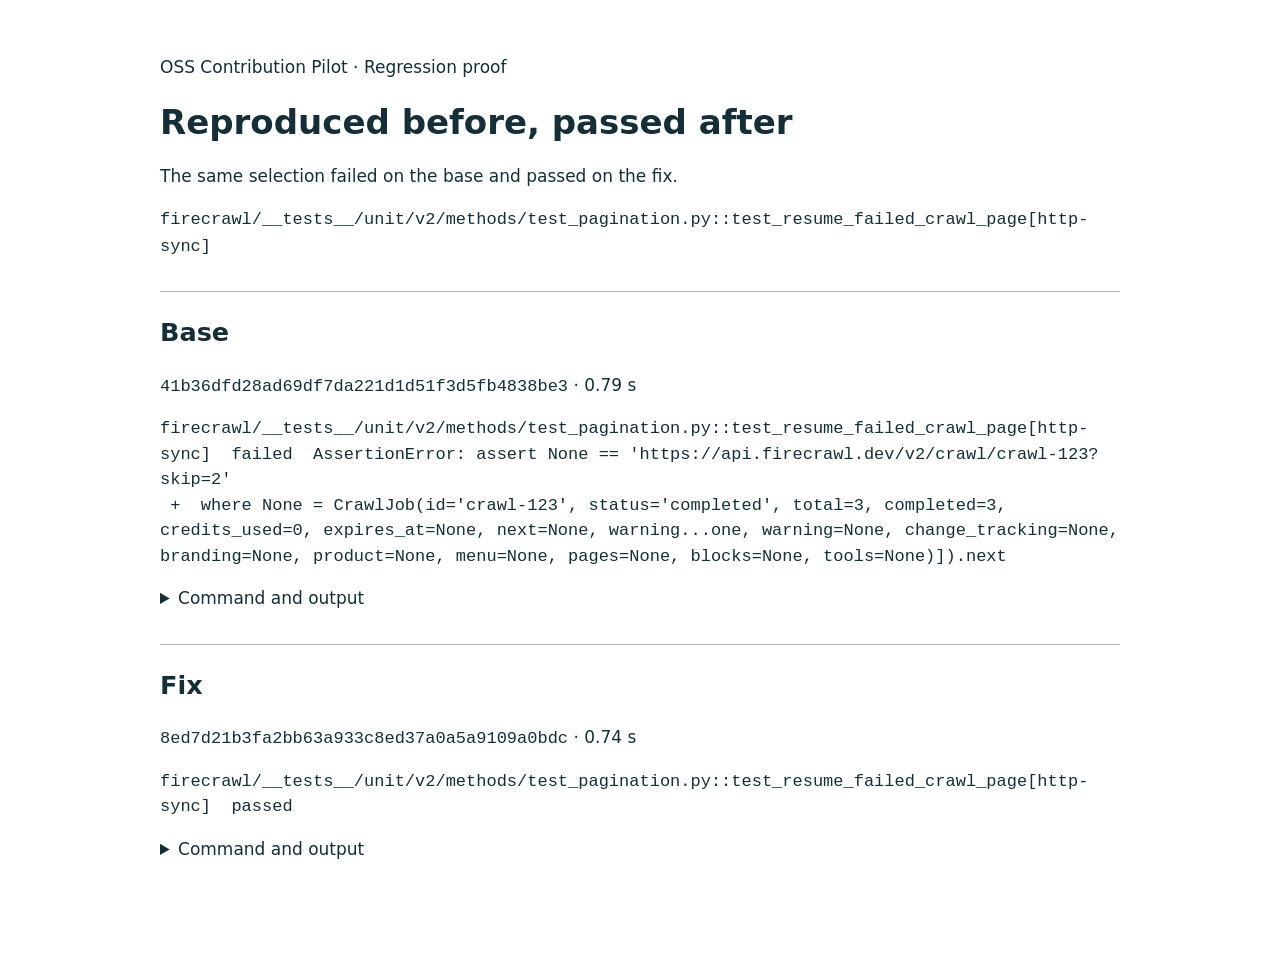
<file: docs/pagination.html>
<!doctype html><html lang="en"><meta charset="utf-8"><meta name="viewport" content="width=device-width,initial-scale=1"><title>Reproduced before, passed after</title><style>body{max-width:60rem;margin:auto;padding:3vw;font:17px/1.5 system-ui;color:#152e37}h1{line-height:1.1}section{border-top:1px solid #acbdc0;margin:2rem 0}pre,code{white-space:pre-wrap;overflow-wrap:anywhere}summary{cursor:pointer}</style><main><p>OSS Contribution Pilot · Regression proof</p><h1>Reproduced before, passed after</h1><p>The same selection failed on the base and passed on the fix.</p><code>firecrawl/__tests__/unit/v2/methods/test_pagination.py::test_resume_failed_crawl_page[http-sync]</code><section><h2>Base</h2><code>41b36dfd28ad69df7da221d1d51f3d5fb4838be3</code> · 0.79 s<pre>firecrawl/__tests__/unit/v2/methods/test_pagination.py::test_resume_failed_crawl_page[http-sync]  failed  AssertionError: assert None == &#x27;https://api.firecrawl.dev/v2/crawl/crawl-123?skip=2&#x27;
 +  where None = CrawlJob(id=&#x27;crawl-123&#x27;, status=&#x27;completed&#x27;, total=3, completed=3, credits_used=0, expires_at=None, next=None, warning...one, warning=None, change_tracking=None, branding=None, product=None, menu=None, pages=None, blocks=None, tools=None)]).next</pre><details><summary>Command and output</summary><pre>python -m pytest -raP -q -- &#x27;firecrawl/__tests__/unit/v2/methods/test_pagination.py::test_resume_failed_crawl_page[http-sync]&#x27;
&lt;local&gt;/lib/python3.12/site-packages/pytest_asyncio/plugin.py:306: PytestDeprecationWarning: The configuration option &quot;asyncio_default_fixture_loop_scope&quot; is unset.
The event loop scope for asynchronous fixtures will default to the fixture scope. Future versions of pytest-asyncio will default the loop scope for asynchronous fixtures to &quot;function&quot; scope. Set the default fixture loop scope explicitly in order to avoid unexpected behavior in the future. Valid fixture loop scopes are: &quot;function&quot;, &quot;class&quot;, &quot;module&quot;, &quot;package&quot;, &quot;session&quot;. Set it to &quot;fixture-scope&quot; to keep the current behavior.

  warnings.warn(PytestDeprecationWarning(_DEFAULT_FIXTURE_LOOP_SCOPE_UNSET))
F                                                                        [100%]
=================================== FAILURES ===================================
___________________ test_resume_failed_crawl_page[http-sync] ___________________

async_client = False, failure = &#x27;http&#x27;
caplog = &lt;_pytest.logging.LogCaptureFixture object at 0x107be5010&gt;

    @pytest.mark.asyncio
    @pytest.mark.parametrize(&quot;async_client&quot;, [False, True], ids=[&quot;sync&quot;, &quot;async&quot;])
    @pytest.mark.parametrize(&quot;failure&quot;, [&quot;http&quot;, &quot;transport&quot;, &quot;invalid_json&quot;, &quot;error_payload&quot;, &quot;invalid_shape&quot;])
    async def test_resume_failed_crawl_page(async_client, failure, caplog):
        job_id = &quot;crawl-123&quot;
        path = f&quot;/v2/crawl/{job_id}&quot;
        second_url = f&quot;https://api.firecrawl.dev{path}?skip=1&quot;
        third_url = f&quot;https://api.firecrawl.dev{path}?skip=2&quot;
    
        def page(markdown, next_url):
            response = Mock(ok=True, status_code=200)
            response.json.return_value = {
                &quot;success&quot;: True, &quot;status&quot;: &quot;completed&quot;, &quot;completed&quot;: 3, &quot;total&quot;: 3,
                &quot;data&quot;: [{&quot;markdown&quot;: markdown}], &quot;next&quot;: next_url,
            }
            return response
    
        failed = Mock(ok=failure != &quot;http&quot;, status_code=503 if failure == &quot;http&quot; else 200)
        if failure == &quot;transport&quot;:
            failed = httpx.ConnectError(third_url) if async_client else requests.ConnectionError(third_url)
        elif failure == &quot;invalid_shape&quot;:
            failed.json.return_value = []
        elif failure == &quot;invalid_json&quot;:
            failed.json.side_effect = ValueError(&quot;Invalid JSON&quot;)
        elif failure == &quot;error_payload&quot;:
            failed.json.return_value = {&quot;success&quot;: False, &quot;error&quot;: &quot;Page unavailable&quot;}
    
        client = AsyncMock() if async_client else Mock()
        client.get.side_effect = [page(&quot;one&quot;, second_url), page(&quot;two&quot;, third_url), failed, page(&quot;three&quot;, None)]
        partial = await get_crawl_status_async(client, job_id) if async_client else get_crawl_status(client, job_id)
        assert partial.status == &quot;completed&quot;
&gt;       assert partial.next == third_url
E       AssertionError: assert None == &#x27;https://api.firecrawl.dev/v2/crawl/crawl-123?skip=2&#x27;
E        +  where None = CrawlJob(id=&#x27;crawl-123&#x27;, status=&#x27;completed&#x27;, total=3, completed=3, credits_used=0, expires_at=None, next=None, warning...one, warning=None, change_tracking=None, branding=None, product=None, menu=None, pages=None, blocks=None, tools=None)]).next

firecrawl/__tests__/unit/v2/methods/test_pagination.py:930: AssertionError
------------------------------ Captured log call -------------------------------
WARNING  firecrawl:crawl.py:338 Failed to fetch next page
=========================== short test summary info ============================
FAILED firecrawl/__tests__/unit/v2/methods/test_pagination.py::test_resume_failed_crawl_page[http-sync]
1 failed in 0.49s
</pre></details></section><section><h2>Fix</h2><code>8ed7d21b3fa2bb63a933c8ed37a0a5a9109a0bdc</code> · 0.74 s<pre>firecrawl/__tests__/unit/v2/methods/test_pagination.py::test_resume_failed_crawl_page[http-sync]  passed  </pre><details><summary>Command and output</summary><pre>python -m pytest -raP -q -- &#x27;firecrawl/__tests__/unit/v2/methods/test_pagination.py::test_resume_failed_crawl_page[http-sync]&#x27;
&lt;local&gt;/lib/python3.12/site-packages/pytest_asyncio/plugin.py:306: PytestDeprecationWarning: The configuration option &quot;asyncio_default_fixture_loop_scope&quot; is unset.
The event loop scope for asynchronous fixtures will default to the fixture scope. Future versions of pytest-asyncio will default the loop scope for asynchronous fixtures to &quot;function&quot; scope. Set the default fixture loop scope explicitly in order to avoid unexpected behavior in the future. Valid fixture loop scopes are: &quot;function&quot;, &quot;class&quot;, &quot;module&quot;, &quot;package&quot;, &quot;session&quot;. Set it to &quot;fixture-scope&quot; to keep the current behavior.

  warnings.warn(PytestDeprecationWarning(_DEFAULT_FIXTURE_LOOP_SCOPE_UNSET))
.                                                                        [100%]
==================================== PASSES ====================================
___________________ test_resume_failed_crawl_page[http-sync] ___________________
------------------------------ Captured log call -------------------------------
WARNING  firecrawl:crawl.py:364 Failed to fetch next page
1 passed in 0.44s
</pre></details></section></main></html>
</file>
<file: docs/style.css>
:root{--ink:#172623;--dim:#455650;--accent:#ba4429;--paper:#f7f8f4;--hair:#bcc8bf;--mono:"IBM Plex Mono",ui-monospace,Menlo,monospace;font-family:"Inter",Arial,sans-serif;color:var(--ink);background:var(--paper);line-height:1.5}
*{box-sizing:border-box}body{margin:0}a{color:inherit;text-underline-offset:.25em}a:focus-visible,button:focus-visible{outline:3px solid #dd763b;outline-offset:4px}.wrap{width:min(1280px,calc(100% - 9vw));margin:auto}header{border-bottom:1px solid var(--hair)}.navbar,nav,.links,.keys{display:flex;align-items:center;gap:1.3rem}.navbar{justify-content:space-between;padding:1.05rem 0}.brand{display:flex;align-items:center;gap:.65em;text-decoration:none;font-size:1.15rem;font-weight:720;letter-spacing:-.035em}.mark{display:grid;place-items:center;background:var(--ink);color:#d1e7bc;border-radius:.27rem;width:1.8rem;height:1.8rem}nav a{font-size:.94rem}.hero{display:grid;grid-template-columns:1fr 1.12fr;gap:5%;align-items:center;padding:clamp(2.5rem,6vw,6rem) 0}.eyebrow,.micro,.time,.axis,.plotnote,.small,.keys{font:500 .875rem/1.5 var(--mono)}.eyebrow,.micro{letter-spacing:.08em;text-transform:uppercase;margin:0 0 .9rem}.eyebrow{color:#566456}h1,h2,p,figure{margin-top:0}h1{font-family:"Inter",Arial,sans-serif;font-size:clamp(3rem,5.6vw,5.7rem);line-height:.97;letter-spacing:-.078em;margin-bottom:1.5rem;font-weight:660;text-wrap:balance}h1 em{font-weight:500;font-style:normal;color:var(--accent)}.lead{font-size:1.1rem;max-width:35rem;color:var(--dim)}.primary{display:inline-flex;align-items:center;gap:.75rem;padding:.82rem 1.05rem;background:var(--ink);color:white;border:0;border-radius:.35rem;font:600 1rem/1.4 inherit;font-size:1rem;cursor:pointer}.primary:disabled{opacity:.55;cursor:default}.primary span{font-size:.72rem}.plot{margin:0;color:#eff4ed;background:#1b2c29;border-radius:1rem;padding:clamp(1.3rem,3vw,2.5rem);box-shadow:0 14px 32px -24px #122620}.plot figcaption{display:flex;justify-content:space-between;align-items:center;gap:.6rem;margin-bottom:2.1rem}.micro{color:#bbcabe;margin-bottom:.2rem}.plot h2{font-size:clamp(1.55rem,2.2vw,2.3rem);letter-spacing:-.05em;margin:0}.plot output{font:500 1.2rem var(--mono);color:#d0e5ac;white-space:nowrap}.trace{margin-top:1.25rem}.trace-title{display:flex;justify-content:space-between;align-items:baseline;font-weight:600;gap:.6rem}.small{color:#dae3d9}.bar{position:relative;height:2.15rem;margin:.5rem 0 .4rem;background:repeating-linear-gradient(90deg,#8095874a 0 1px,transparent 1px 10%);border-top:1px solid #5b6a60;border-bottom:1px solid #5b6a60}.fill{position:absolute;background:var(--trace);height:.48rem;top:50%;transform:translateY(-50%)}.deadline{position:absolute;height:100%;top:0;border-left:2px dashed #d6e6c8}.marker,.point{background:var(--ink);border:2px solid var(--trace);display:inline-block;border-radius:50%;width:.75rem;height:.75rem}.marker{position:absolute;top:50%;transform:translate(-50%,-50%)}.axis{margin-top:.4rem;display:flex;justify-content:space-between;color:#d4ded3}.plotnote{color:#c5d1c4;margin:.4rem 0 1.4rem}.keys{gap:1.25rem;color:#e4eae3;flex-wrap:wrap;border-top:1px solid #4f6056;padding-top:.9rem}.keys span{display:flex;align-items:center;gap:.45rem}.point{--trace:#e8ece8}.rule{display:inline-block;height:1rem;border-left:2px dashed #d6e6c8}.evidence{display:grid;grid-template-columns:1fr 1.12fr;gap:5%;padding:2.6rem 0;border-top:1px solid var(--hair);border-bottom:1px solid var(--hair)}h2{font-size:clamp(1.75rem,3.3vw,3.2rem);letter-spacing:-.055em;line-height:1.08;margin-bottom:.8rem}.evidence p,.evidence-body p,#try p{max-width:46rem}.evidence-body{padding-top:.3rem}.assertion{display:block;border-left:4px solid #a04b36;background:#eceee8;padding:.9rem 1rem;overflow-wrap:anywhere;font:1rem/1.6 var(--mono)}.evidence-body p{margin:1rem 0}.links{gap:.8rem 1.3rem;flex-wrap:wrap}.links a{font-weight:600}.evidence [role=status]{color:var(--dim);margin-bottom:0}#try{padding:3.5rem 0 4rem}pre{background:#e7ece5;border-radius:.45rem;padding:1.1rem;white-space:pre-wrap;overflow-wrap:anywhere;font: .93rem/1.8 var(--mono)}footer{padding:1.1rem 0;border-top:1px solid var(--hair);color:var(--dim)}@media(max-width:800px){.hero,.evidence{grid-template-columns:1fr}.hero{gap:1.75rem}.evidence{gap:.8rem}.evidence h2 br{display:none}.intro h1{max-width:12em}.plot figcaption{margin-bottom:1.2rem}.wrap{width:calc(100% - 2.4rem)}}@media(max-width:420px){.trace-title{align-items:flex-start}.small{font-size:.78rem}.plot{padding:1rem}h1{font-size:3rem}.navbar nav{gap:.7rem}}

[hidden]{display:none!important}
#more{border-top:1px solid var(--hair);padding:2.5rem 0 3rem}.cases{display:grid;grid-template-columns:1fr 1fr;gap:3rem}.cases p{max-width:40rem}.cases h3{margin:.5rem 0}.cases a{font-weight:600}@media(max-width:800px){.cases{grid-template-columns:1fr;gap:1.3rem}}
</file>
